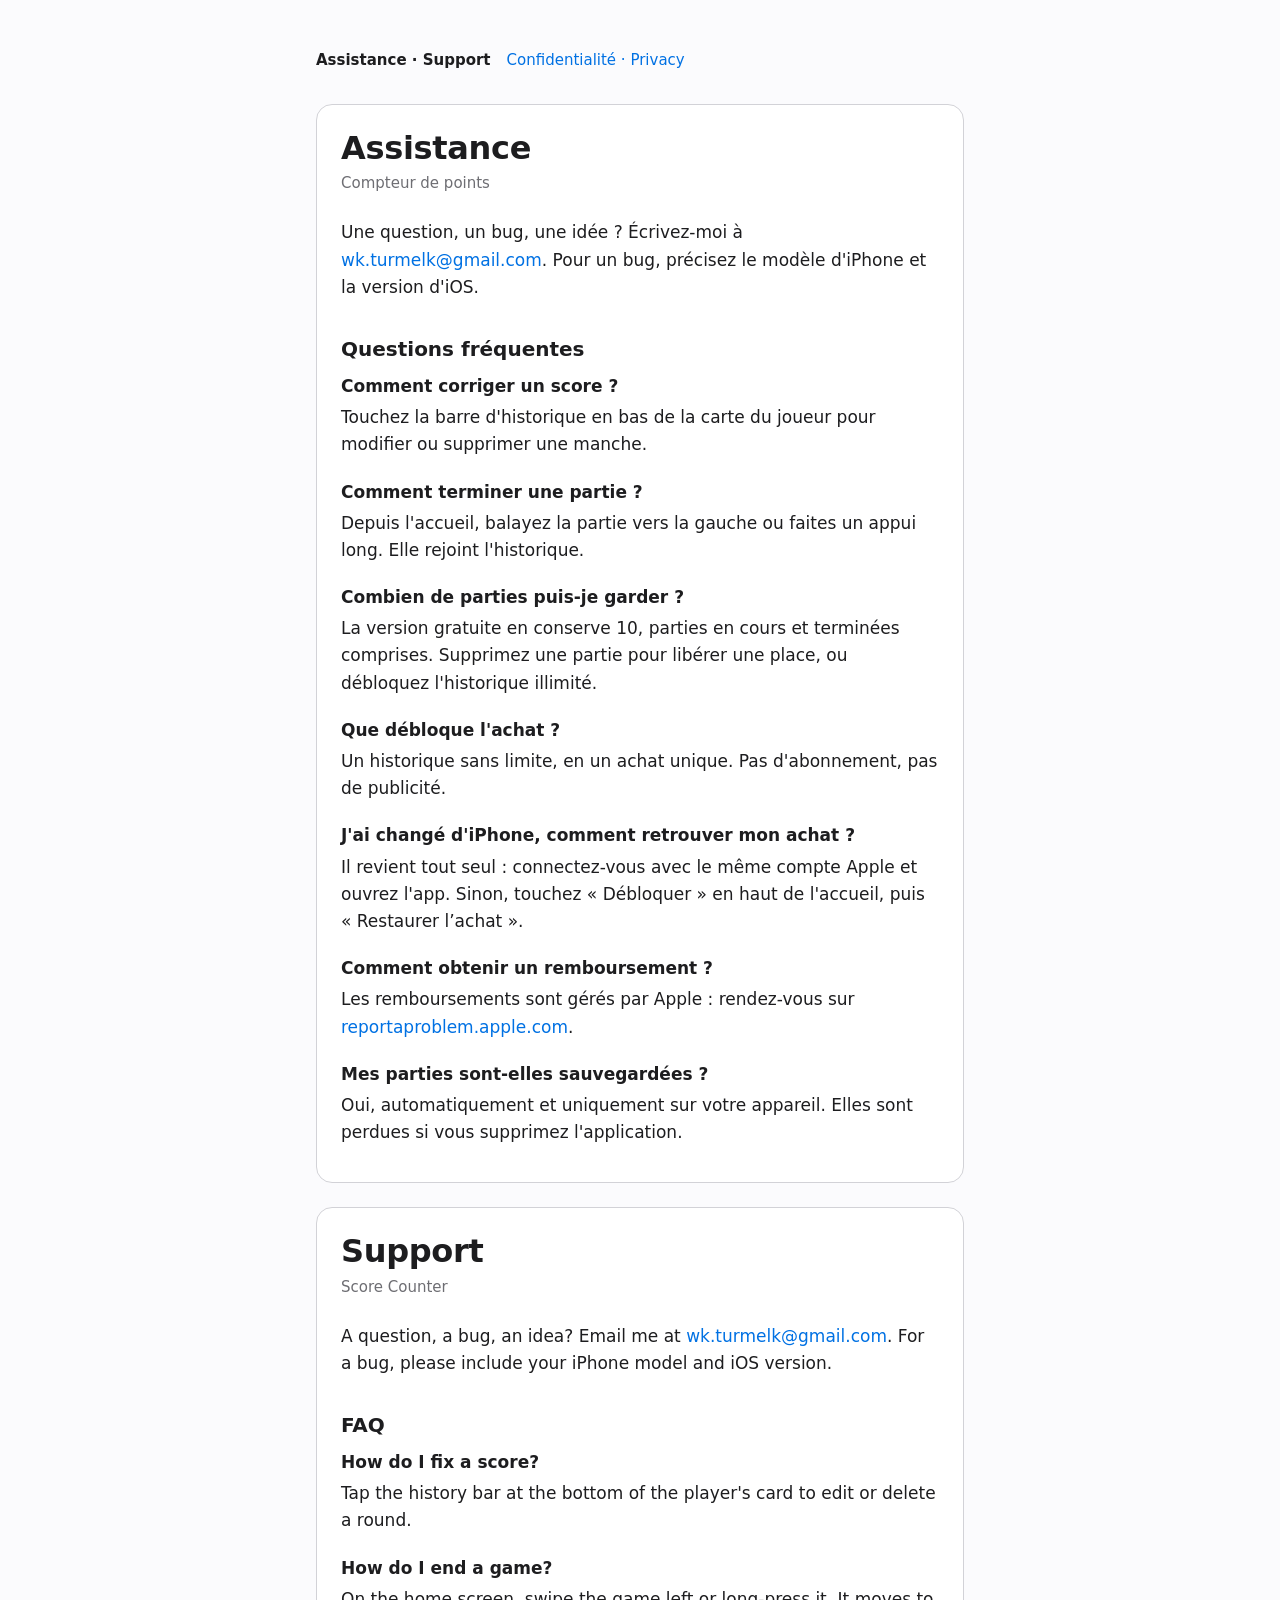
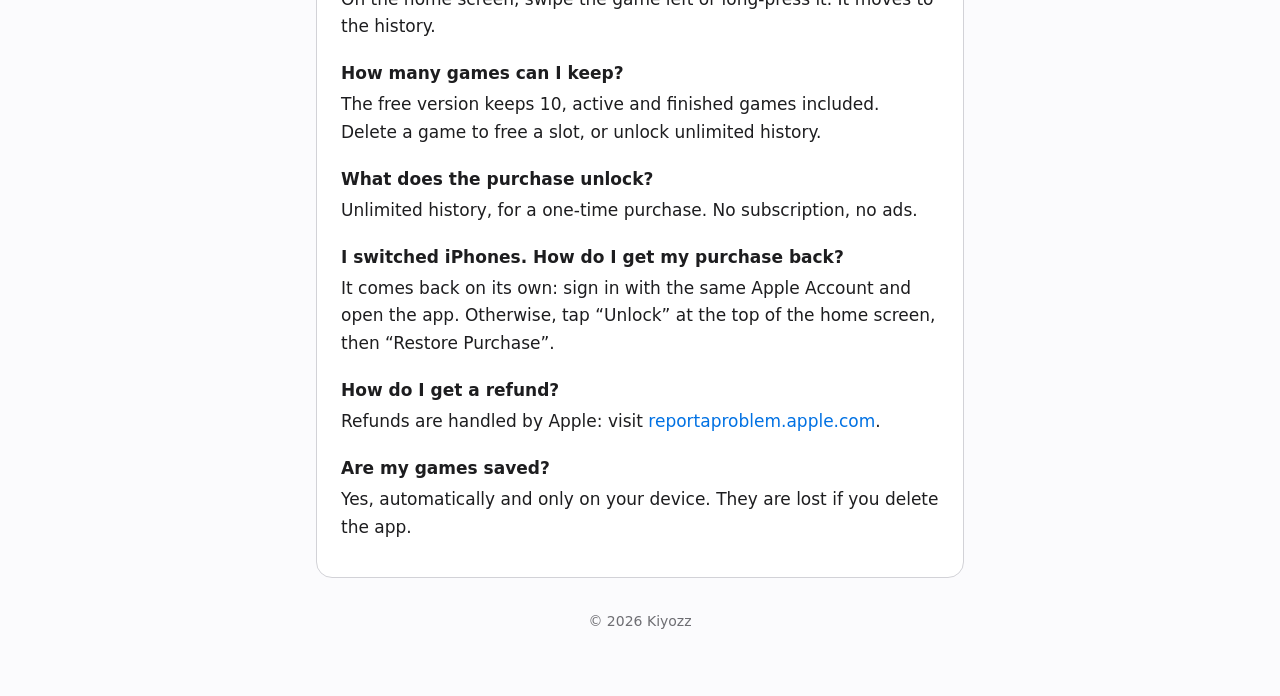
<file: index.html>
<!doctype html>
<html lang="fr">
<head>
<meta charset="utf-8">
<meta name="viewport" content="width=device-width, initial-scale=1">
<link rel="icon" href="favicon.ico" sizes="any">
<link rel="icon" type="image/png" sizes="32x32" href="favicon-32.png">
<link rel="icon" type="image/png" sizes="192x192" href="icon-192.png">
<link rel="apple-touch-icon" href="apple-touch-icon.png">
<title>Score Counter</title>
<meta http-equiv="refresh" content="0; url=support.html">
<link rel="canonical" href="support.html">
</head>
<body><p><a href="support.html">Score Counter — Assistance / Support</a></p></body>
</html>
</file>
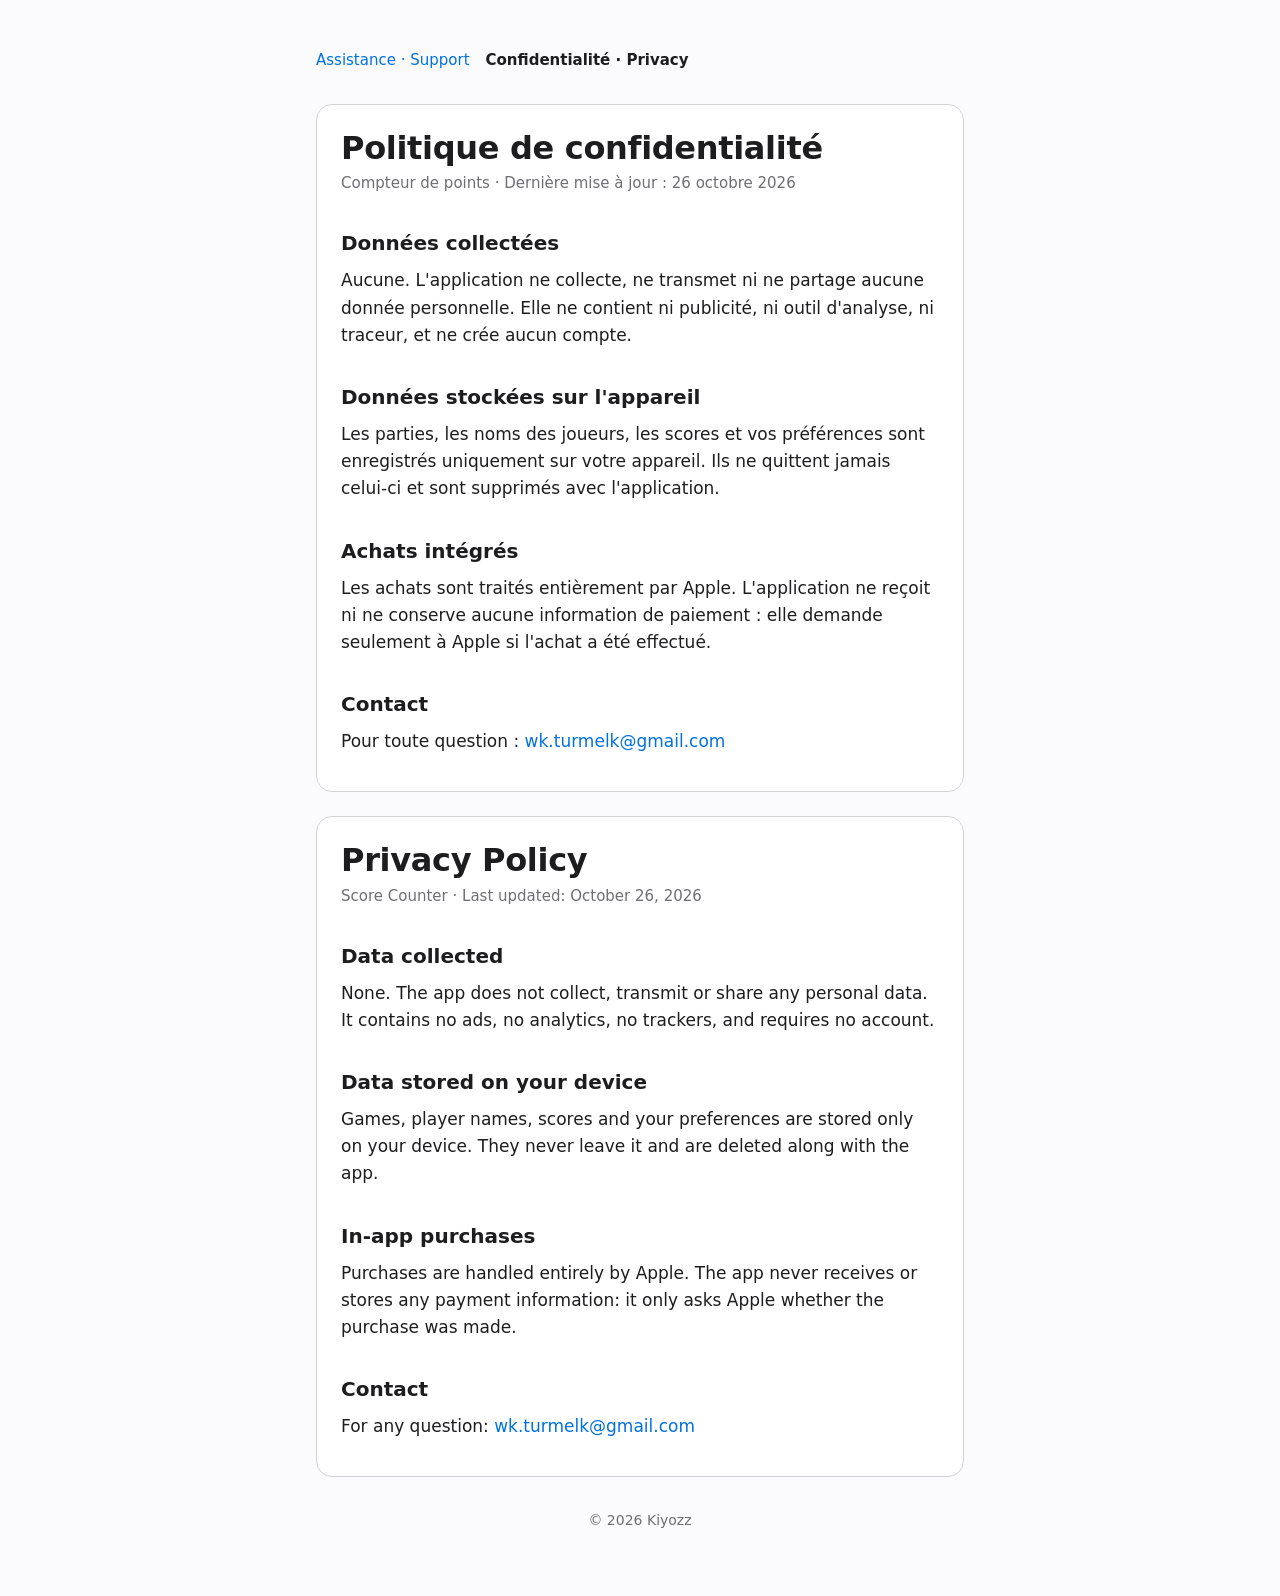
<file: privacy.html>
<!doctype html>
<html lang="fr">
<head>
<meta charset="utf-8">
<meta name="viewport" content="width=device-width, initial-scale=1">
<link rel="icon" href="favicon.ico" sizes="any">
<link rel="icon" type="image/png" sizes="32x32" href="favicon-32.png">
<link rel="icon" type="image/png" sizes="192x192" href="icon-192.png">
<link rel="apple-touch-icon" href="apple-touch-icon.png">
<title>Score Counter — Confidentialité / Privacy</title>
<link rel="stylesheet" href="style.css">
</head>
<body>
<main>
<nav>
  <a href="support.html">Assistance · Support</a>
  <a href="privacy.html" aria-current="page">Confidentialité · Privacy</a>
</nav>

<section>
<h1>Politique de confidentialité</h1>
<p class="updated">Compteur de points · Dernière mise à jour : 26 octobre 2026</p>

<h2>Données collectées</h2>
<p>Aucune. L'application ne collecte, ne transmet ni ne partage aucune donnée personnelle. Elle ne contient ni publicité, ni outil d'analyse, ni traceur, et ne crée aucun compte.</p>

<h2>Données stockées sur l'appareil</h2>
<p>Les parties, les noms des joueurs, les scores et vos préférences sont enregistrés uniquement sur votre appareil. Ils ne quittent jamais celui-ci et sont supprimés avec l'application.</p>

<h2>Achats intégrés</h2>
<p>Les achats sont traités entièrement par Apple. L'application ne reçoit ni ne conserve aucune information de paiement : elle demande seulement à Apple si l'achat a été effectué.</p>

<h2>Contact</h2>
<p>Pour toute question : <a href="mailto:wk.turmelk@gmail.com">wk.turmelk@gmail.com</a></p>
</section>

<section lang="en">
<h1>Privacy Policy</h1>
<p class="updated">Score Counter · Last updated: October 26, 2026</p>

<h2>Data collected</h2>
<p>None. The app does not collect, transmit or share any personal data. It contains no ads, no analytics, no trackers, and requires no account.</p>

<h2>Data stored on your device</h2>
<p>Games, player names, scores and your preferences are stored only on your device. They never leave it and are deleted along with the app.</p>

<h2>In-app purchases</h2>
<p>Purchases are handled entirely by Apple. The app never receives or stores any payment information: it only asks Apple whether the purchase was made.</p>

<h2>Contact</h2>
<p>For any question: <a href="mailto:wk.turmelk@gmail.com">wk.turmelk@gmail.com</a></p>
</section>

<footer>© 2026 Kiyozz</footer>
</main>
</body>
</html>
</file>
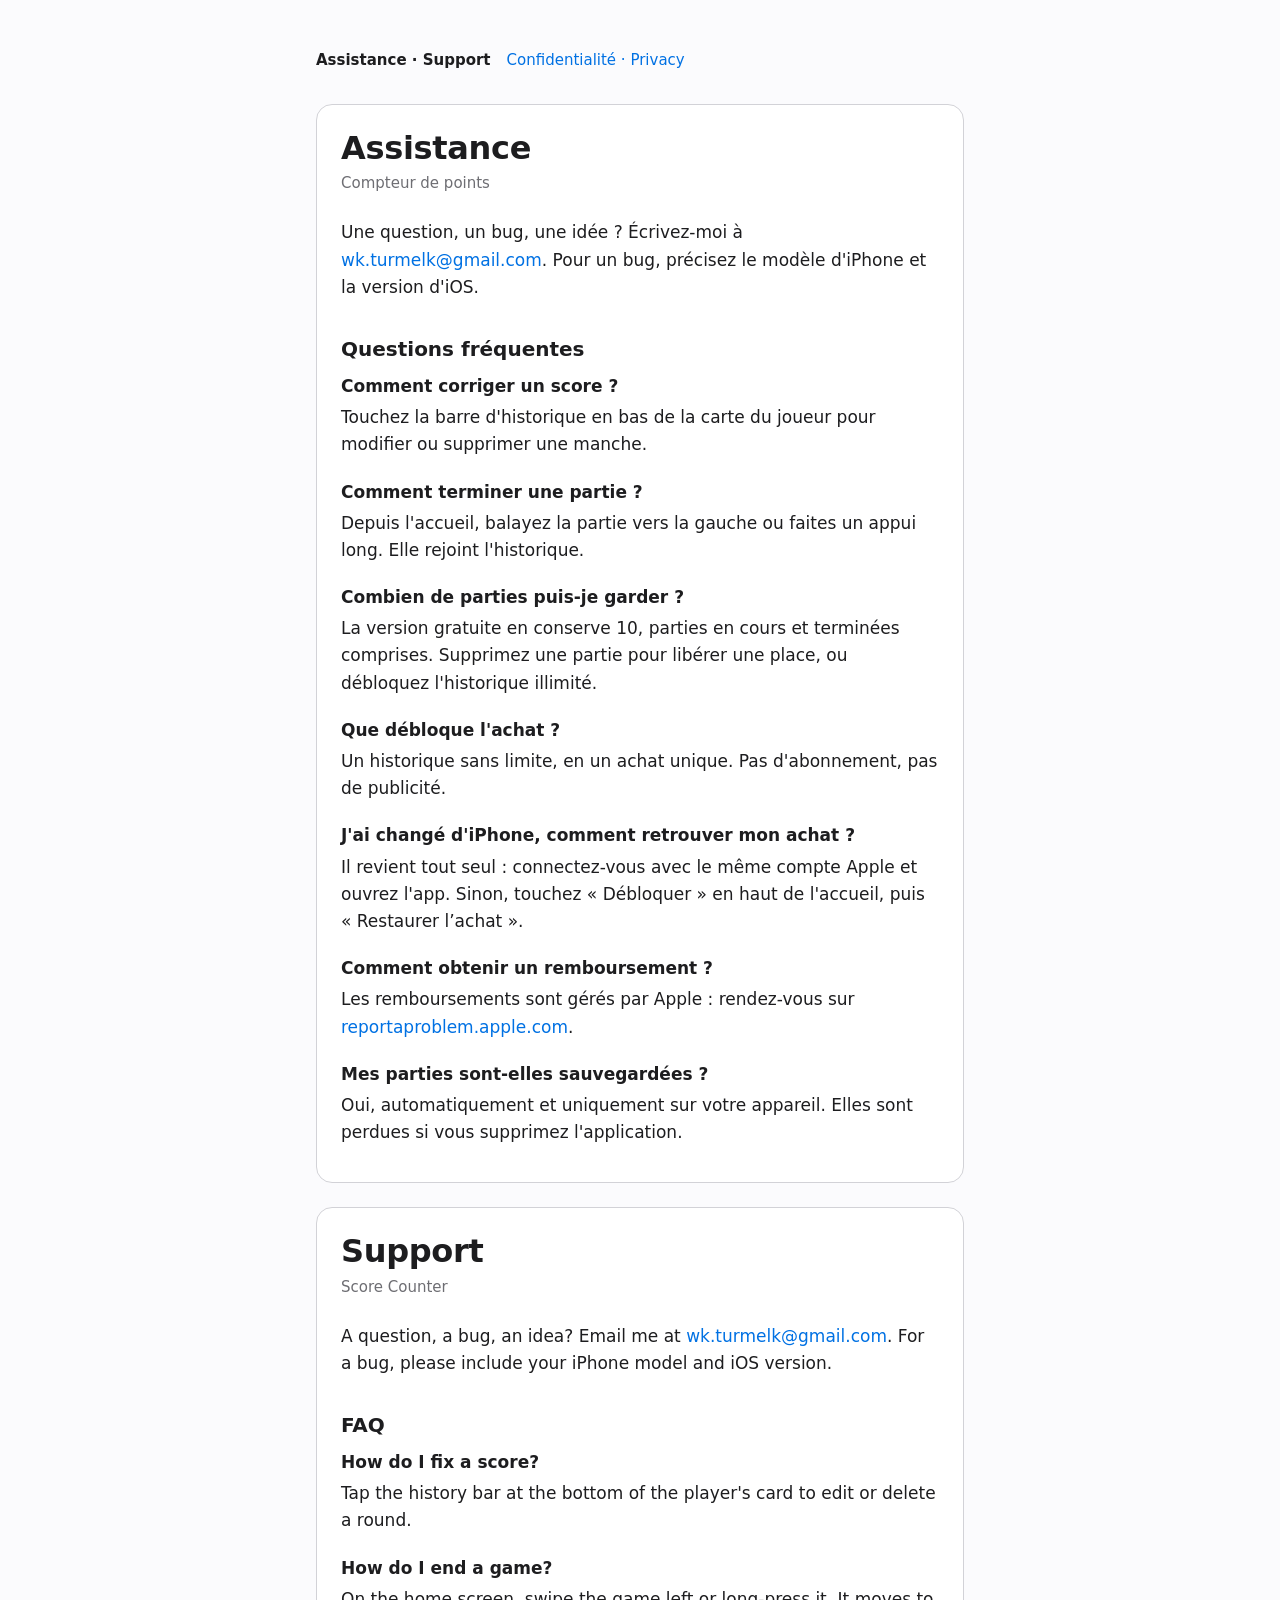
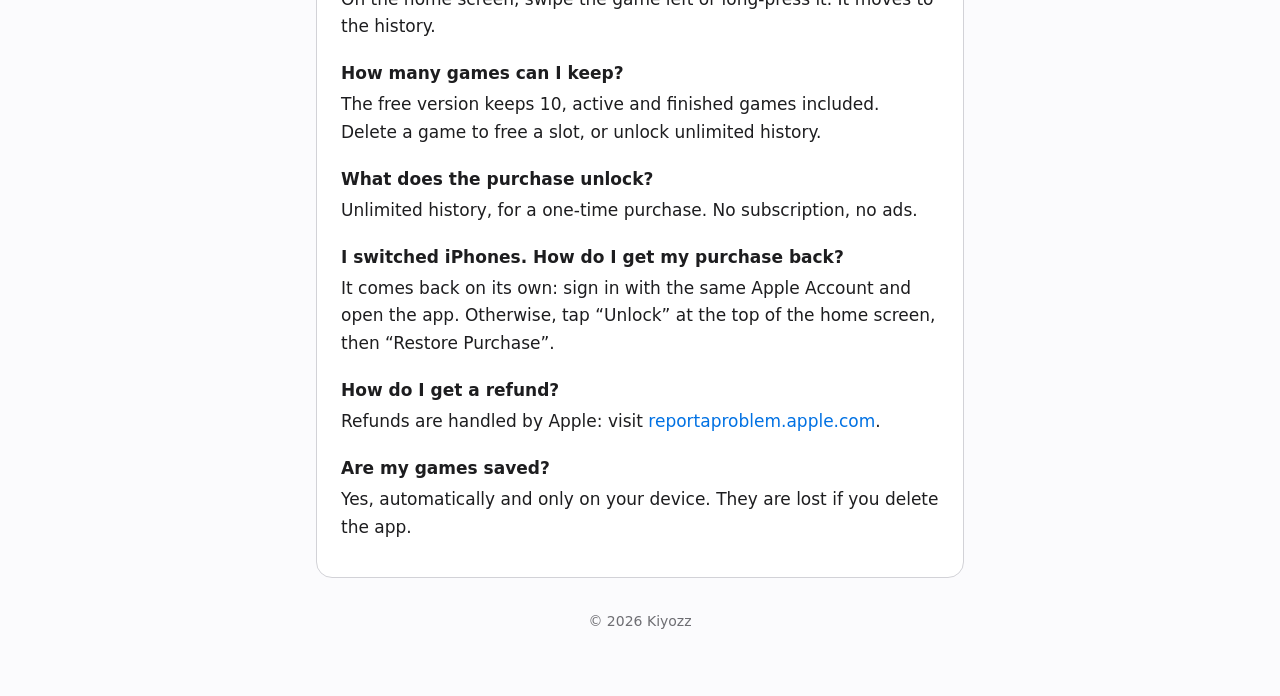
<file: support.html>
<!doctype html>
<html lang="fr">
<head>
<meta charset="utf-8">
<meta name="viewport" content="width=device-width, initial-scale=1">
<link rel="icon" href="favicon.ico" sizes="any">
<link rel="icon" type="image/png" sizes="32x32" href="favicon-32.png">
<link rel="icon" type="image/png" sizes="192x192" href="icon-192.png">
<link rel="apple-touch-icon" href="apple-touch-icon.png">
<title>Score Counter — Assistance / Support</title>
<link rel="stylesheet" href="style.css">
</head>
<body>
<main>
<nav>
  <a href="support.html" aria-current="page">Assistance · Support</a>
  <a href="privacy.html">Confidentialité · Privacy</a>
</nav>

<section>
<h1>Assistance</h1>
<p class="updated">Compteur de points</p>
<p>Une question, un bug, une idée ? Écrivez-moi à <a href="mailto:wk.turmelk@gmail.com?subject=Compteur%20de%20points">wk.turmelk@gmail.com</a>. Pour un bug, précisez le modèle d'iPhone et la version d'iOS.</p>

<h2>Questions fréquentes</h2>
<div class="faq">
  <div>
    <h3>Comment corriger un score ?</h3>
    <p>Touchez la barre d'historique en bas de la carte du joueur pour modifier ou supprimer une manche.</p>
  </div>
  <div>
    <h3>Comment terminer une partie ?</h3>
    <p>Depuis l'accueil, balayez la partie vers la gauche ou faites un appui long. Elle rejoint l'historique.</p>
  </div>
  <div>
    <h3>Combien de parties puis-je garder ?</h3>
    <p>La version gratuite en conserve 10, parties en cours et terminées comprises. Supprimez une partie pour libérer une place, ou débloquez l'historique illimité.</p>
  </div>
  <div>
    <h3>Que débloque l'achat ?</h3>
    <p>Un historique sans limite, en un achat unique. Pas d'abonnement, pas de publicité.</p>
  </div>
  <div>
    <h3>J'ai changé d'iPhone, comment retrouver mon achat ?</h3>
    <p>Il revient tout seul : connectez-vous avec le même compte Apple et ouvrez l'app. Sinon, touchez « Débloquer » en haut de l'accueil, puis « Restaurer l’achat ».</p>
  </div>
  <div>
    <h3>Comment obtenir un remboursement ?</h3>
    <p>Les remboursements sont gérés par Apple : rendez-vous sur <a href="https://reportaproblem.apple.com">reportaproblem.apple.com</a>.</p>
  </div>
  <div>
    <h3>Mes parties sont-elles sauvegardées ?</h3>
    <p>Oui, automatiquement et uniquement sur votre appareil. Elles sont perdues si vous supprimez l'application.</p>
  </div>
</div>
</section>

<section lang="en">
<h1>Support</h1>
<p class="updated">Score Counter</p>
<p>A question, a bug, an idea? Email me at <a href="mailto:wk.turmelk@gmail.com?subject=Score%20Counter">wk.turmelk@gmail.com</a>. For a bug, please include your iPhone model and iOS version.</p>

<h2>FAQ</h2>
<div class="faq">
  <div>
    <h3>How do I fix a score?</h3>
    <p>Tap the history bar at the bottom of the player's card to edit or delete a round.</p>
  </div>
  <div>
    <h3>How do I end a game?</h3>
    <p>On the home screen, swipe the game left or long-press it. It moves to the history.</p>
  </div>
  <div>
    <h3>How many games can I keep?</h3>
    <p>The free version keeps 10, active and finished games included. Delete a game to free a slot, or unlock unlimited history.</p>
  </div>
  <div>
    <h3>What does the purchase unlock?</h3>
    <p>Unlimited history, for a one-time purchase. No subscription, no ads.</p>
  </div>
  <div>
    <h3>I switched iPhones. How do I get my purchase back?</h3>
    <p>It comes back on its own: sign in with the same Apple Account and open the app. Otherwise, tap “Unlock” at the top of the home screen, then “Restore Purchase”.</p>
  </div>
  <div>
    <h3>How do I get a refund?</h3>
    <p>Refunds are handled by Apple: visit <a href="https://reportaproblem.apple.com">reportaproblem.apple.com</a>.</p>
  </div>
  <div>
    <h3>Are my games saved?</h3>
    <p>Yes, automatically and only on your device. They are lost if you delete the app.</p>
  </div>
</div>
</section>

<footer>© 2026 Kiyozz</footer>
</main>
</body>
</html>
</file>
<file: style.css>
:root {
  --text: #1d1d1f;
  --muted: #6e6e73;
  --bg: #fbfbfd;
  --card: #fff;
  --line: #d2d2d7;
  --accent: #0071e3;
}
@media (prefers-color-scheme: dark) {
  :root {
    --text: #f5f5f7;
    --muted: #a1a1a6;
    --bg: #000;
    --card: #1c1c1e;
    --line: #38383a;
    --accent: #2997ff;
  }
}

* { box-sizing: border-box; }

body {
  margin: 0;
  font: 17px/1.6 -apple-system, BlinkMacSystemFont, "Segoe UI", system-ui, sans-serif;
  color: var(--text);
  background: var(--bg);
  -webkit-text-size-adjust: 100%;
}

main {
  max-width: 680px;
  margin: 0 auto;
  padding: 48px 16px 64px;
}

nav {
  display: flex;
  gap: 16px;
  font-size: 15px;
  margin-bottom: 32px;
}
nav a[aria-current] { color: var(--text); font-weight: 600; }

a { color: var(--accent); text-decoration: none; }
a:hover { text-decoration: underline; }

h1 { font-size: 32px; line-height: 1.2; margin: 0 0 4px; letter-spacing: -0.01em; }
h2 { font-size: 20px; margin: 32px 0 8px; }
h3 { font-size: 17px; margin: 0 0 4px; }
p { margin: 0 0 12px; }

.updated { color: var(--muted); font-size: 15px; margin-bottom: 24px; }

section {
  background: var(--card);
  border: 1px solid var(--line);
  border-radius: 16px;
  padding: 24px;
  margin-top: 24px;
}

.faq > div + div { margin-top: 20px; }

footer {
  margin-top: 32px;
  color: var(--muted);
  font-size: 14px;
  text-align: center;
}
</file>
